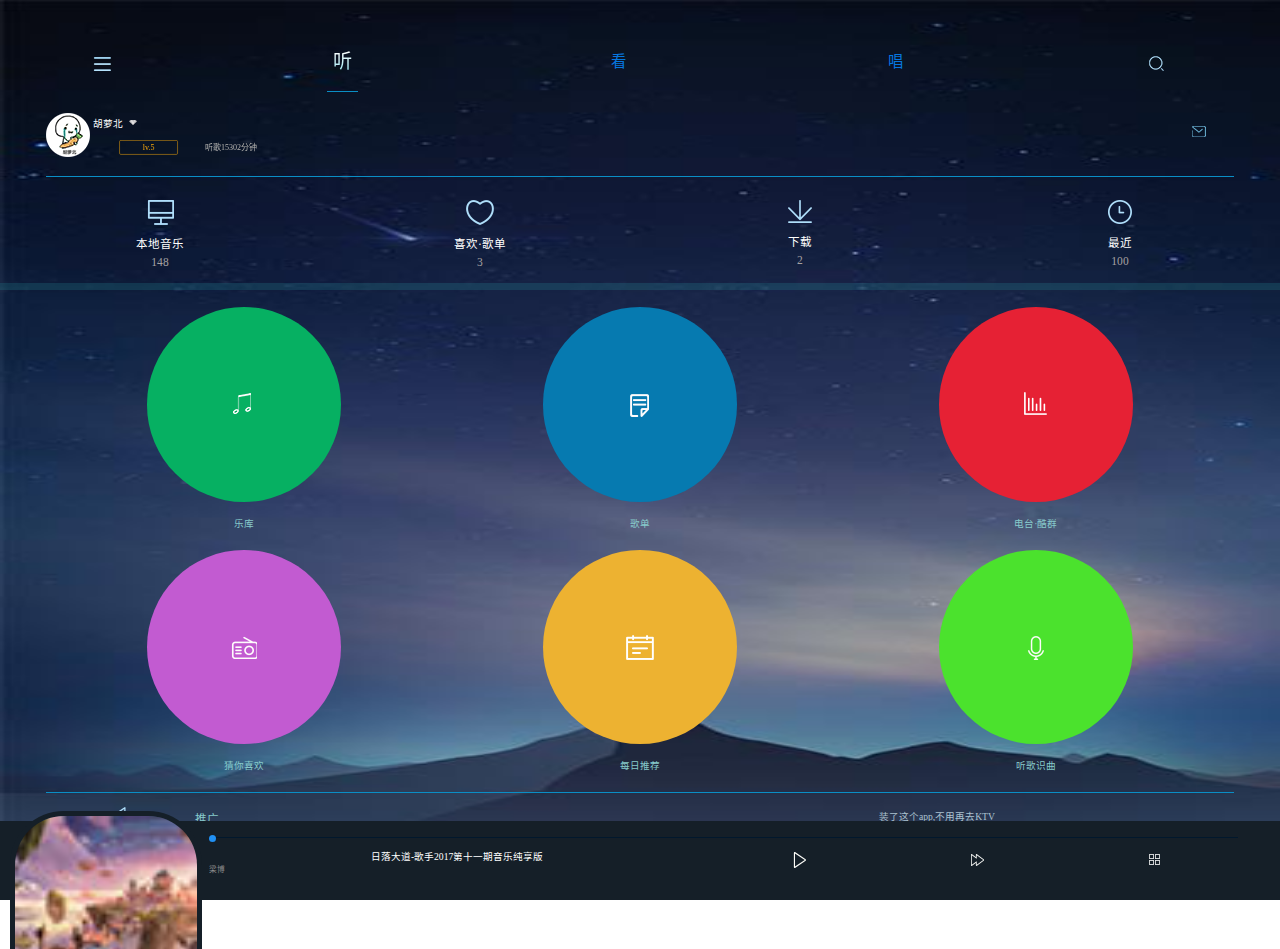
<file: index.html>
<!doctype html>
<html lang="zh-cn">
<head>
	<!-- 页面中文字的编码方式 -->
	<meta charset="UTF-8" />
	<!-- 定义视口 -->
	<meta name="viewport" content="width=device-width,initial-scale=1.0">
	<!-- 链接外部的样式文件 -->
	<link rel="stylesheet" href="css/index.css"/>
	<title></title>
</head>
<body>
	<!-- horizontal rule:水平分割线 -->
	<!-- F1：顶不得导航菜单栏 -->
	<div class="f1">
		<div class="row">
			<div class="col left">
				<img src="img/hamburger.png">
			</div>
			<div class="col center active">
				<span>听</span>
			</div>
			<div class="col center ">
				<span>看</span>
			</div>
			<div class="col center ">
				<span>唱</span>
			</div>
			<div class="col right">
				<img src="img/search.png">
			</div>
		</div>
	</div>
	<!-- F2：用户信息栏 -->
	<div class="f2">
		<div class="row">
			<div class="avatar-email jz"><img src="img/avatar.png"></div>
			<div class="vip-name">
				<!-- 用户名听歌时间同占第二列，需要另外一个class名 -->
				<div class="cow">
					<div class="row">
						<div class="nv">胡萝北</div>
						<div class="nv jz"><img src="img/vip.png"></div>
					</div>
					<div>
					</div>
					<div class="row">
						<div class="lv">lv.5</div>
						<div class="listen-time">听歌15302分钟</div>
					</div>
				</div>
			</div>
			<div class="avatar-email em"><img src="img/email.png"></div>
		</div>
	</div>
	<!-- F3:功能菜单 -->

	<div class="f3" >
		<div class="row">
			<div class="col">
				<img src="img/pc.png">
				<div class="menu-name name">本地音乐</div>
				<div class="songcount number">148</div>
			</div>
			<div class="col">
				<img src="img/heart.png">
				<div class="enjoy-list name">喜欢·歌单</div>
				<div class="enjoy-count number">3</div>
			</div>
			<div class="col">
				<img src="img/dwonload.png">
				<div class="download-list name">下载</div>
				<div class="download-count number">2</div>
			</div>
			<div class="col">
				<img src="img/clock.png">
				<div class="recent name">最近</div>
				<div class="recent-list number">100</div>
			</div>
		</div>
	</div>
	<!-- F4：六宫格 -->
	<div class="f4">
		<!-- 一行六列 -->
			<div class="row">
				<div class="col">
					<div class="circle lib"><img src="img/lib.png"></div>
					<div class="circle-name">乐库</div>
				</div>
				<div class="col">
					<div class="circle list"><img src="img/list.png"></div>
					<div class="circle-name">歌单</div>
				</div>
				<div class="col">
					<div class="circle chart"><img src="img/chart.png"></div>
					<div class="circle-name">电台·酷群</div>
				</div>
				<div class="col">
					<div class="circle like"><img src="img/radio.png"></div>
					<div class="circle-name">猜你喜欢</div>
				</div>
				<div class="col">
					<div class="circle calender"><img src="img/calendar.png"></div>
					<div class="circle-name">每日推荐</div>
				</div>
				<div class="col">
					<div class="circle speech"><img src="img/speech.png"></div>
					<div class="circle-name">听歌识曲</div>
				</div>
			</div> 
	</div> 
	<!-- F5：系统消息栏 -->
	<div class="f5"> 
		<div class="row">
			<div class="sound"><img src="img/sound.png"></div>
			<div class="popular">推广</div>
			<div class="comfortable h-z">装了这个app,不用再去KTV</div>
		</div>
	</div>
	<!-- f5-5放在Body的最后面， -->
	<div class="f5-5"></div>
	<!-- F6：播放控制栏 -->
	<div class="f6">
		<div class="row">
			<!-- 图像和其他功能按钮（包括进度条） -->
			<div class="disc"><img id="disc" src="img/small/1.jpg"></div>
			<div class="function cow">
				<!-- 进度条显示 -->
				<div id="progressBar" class="progress-bar">
					<div id="progressValue" class="progress"></div>
					<div id="progressControl" class="control"></div>
				</div>
				<!-- 下方的曲名和歌手 -->
				<div class="row">
					<div class="cow">
						<div class="s-name ">日落大道-歌手2017第十一期音乐纯享版</div>
						<div class="ser-name">梁博</div>
					</div>
					<div class="menu">
						<img id="btnPlay" src="img/play.png">
						<!-- <img id="pause" src="img/pause.png"> -->
					</div>
					<div class="menu"><img id="btnNext" src="img/next.png"></div>
					<div class="menu"><img id="btnMenu" src="img/menu.png"></div>
				</div>
			</div>
		</div>
	</div>
	<!-- f7:看不见的音频播放元素 -->
	<audio id="bgm" src="audio/1.mp3"></audio>
	<script src="js/mui.js"></script>
	<script src="js/index.js"></script>
	<script>  
	    var scroll = document.getElementById('progressBar');
	    var bar = document.getElementById('progressControl');
	    var mask = document.getElementById('progressValue');
	    var barleft = 0;
	    bar.onmousedown = function(event){
	      var event = event || window.event;
	      var leftVal = event.clientX - this.offsetLeft;
	      var that = this;
	       // 拖动一定写到 down 里面才可以
	      document.onmousemove = function(event){
	        var event = event || window.event;
	        barleft = event.clientX - leftVal;     
	        if(barleft < 0)
	          barleft = 0;
	        else if(barleft > scroll.offsetWidth - bar.offsetWidth)
	          barleft = scroll.offsetWidth - bar.offsetWidth;
	        mask.style.width = barleft +'px' ;
	        that.style.left = barleft + "px";
	        //防止选择内容--当拖动鼠标过快时候，弹起鼠标，bar也会移动，修复bug
	        window.getSelection ? window.getSelection().removeAllRanges() : document.selection.empty();
	      }
	    }
	    document.onmouseup = function(){
	      document.onmousemove = null; //弹起鼠标不做任何操作
	    }
	  </script>
</body>
</html>
</file>
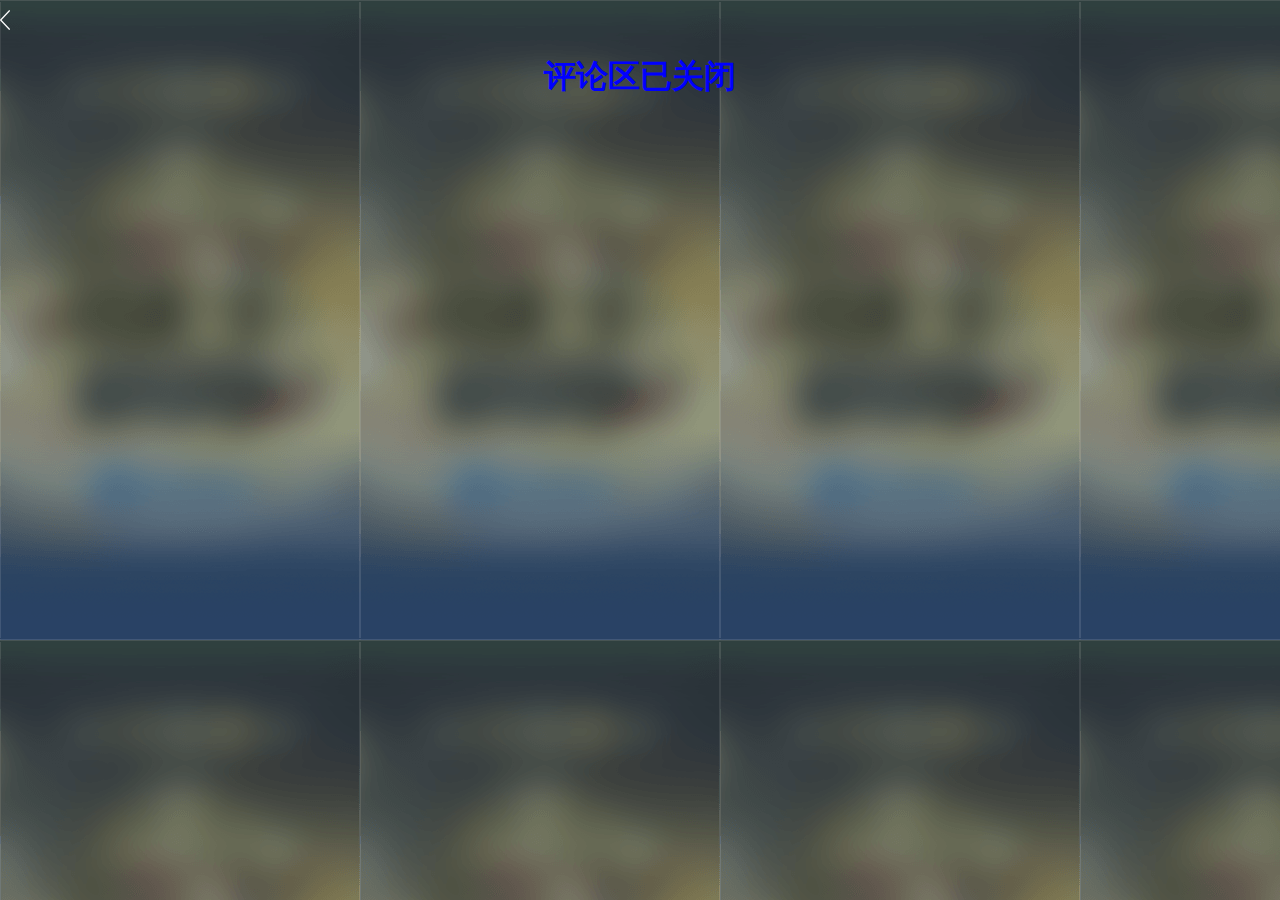
<file: dis.html>
<!DOCTYPE html>
<html lang="zh">
<head>
	<meta charset="UTF-8">
	<meta name="viewport" content="width=device-width, initial-scale=1.0">
	<style>
		html{
			height: 100%;
		}
		body{
			height: 100%;
			margin: 0;
			background-image: url(./img/bg3.png);
		}
		h1{
			text-align: center;
			color: blue;
		}
		#back{
			padding-top:10px;
		}
	</style>
</head>
<body>
	<img id="back" src="img/left.png" alt="返回">
	<h1>评论区已关闭</h1>
	<script src="js/mui.js"></script>
	<script>
		back.onclick=function(){
			location.href="play.html";
		}
	</script>
	
</body>
</html>
</file>
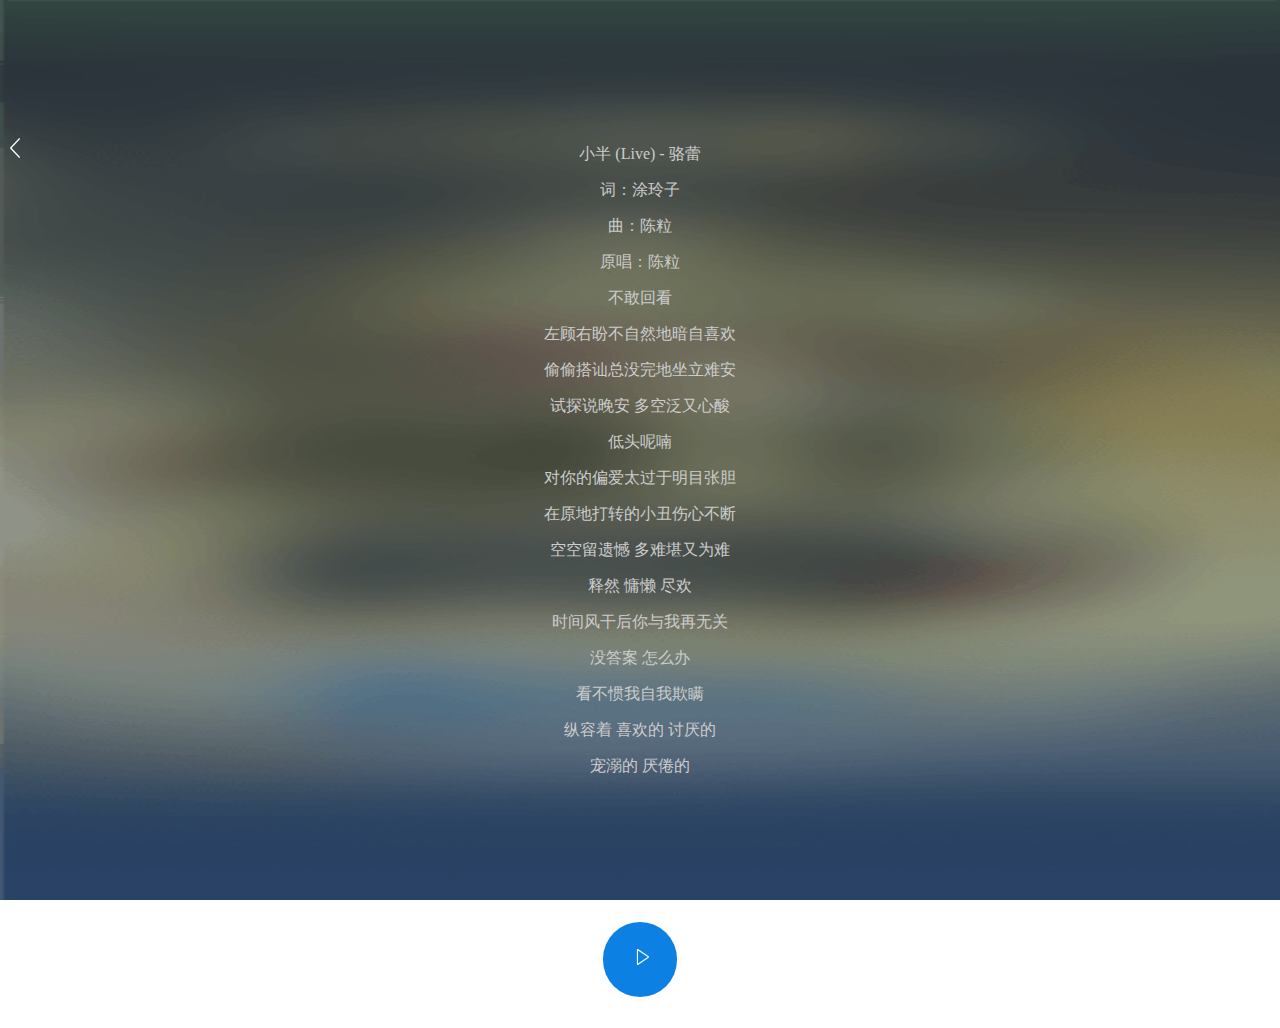
<file: geci.html>
<!DOCTYPE html>
<html lang="zh">
<head>
	<meta charset="UTF-8">
	<meta name="viewport" content="width=device-width, initial-scale=1.0">
	<!-- <meta http-equiv="X-UA-Compatible" content="ie=edge"> -->
	<link rel="stylesheet" href="css/geci.css">
</head>
<body>
	<div class="back">
		<img id="moveBack" src="img/left.png">
	</div>
	<div class="lrc">
		<div class="content"></div>
	</div>
	<div>
		<audio id="bgm" src="audio/2.mp3" >
			当前浏览器不支持audio
		</audio>
	</div>
	<div class="col">
		<!-- 播放 -->
		<div class="play">
			<img id="playing" class="play-ing" src="img/play.png">
		</div>
	</div>
	<textarea id="lrc">
		[00:00.000]小半 (Live) - 骆蕾
		[00:02.428]词：涂玲子
		[00:03.228]曲：陈粒
		[00:03.876]原唱：陈粒
		[00:04.718]不敢回看
		[00:05.679]左顾右盼不自然地暗自喜欢
		[00:06.010]偷偷搭讪总没完地坐立难安
		[00:07.467]试探说晚安 多空泛又心酸
		[00:08.898]低头呢喃
		[00:09.020]对你的偏爱太过于明目张胆
		[00:10.416]在原地打转的小丑伤心不断
		[00:11.865]空空留遗憾 多难堪又为难
		[00:12.964]释然 慵懒 尽欢
		[00:13.360]时间风干后你与我再无关
		[00:14.717]没答案 怎么办
		[00:15.098]看不惯我自我欺瞒
		[00:16.537]纵容着 喜欢的 讨厌的
		[00:17.028]宠溺的 厌倦的
		[00:18.238]一个个慢慢黯淡
		[01:19.433]纵容着 任性的 随意的
		[01:14.730]放肆的 轻易的
		[01:16.974]将所有欢脱倾翻
		[01:20.167]不应该 太心软 不大胆
		[01:23.524]太死板 不果断
		[01:25.654]玩弄着肆无忌惮


	</textarea>
	<script src="js/mui.js"></script>
	<script type="text/javascript">
		var bgm=document.getElementById("bgm");
		
		var con = document.getElementsByClassName("content")[0];
		var txt=document.getElementById("lrc");
		var lrc=txt.value;//获取文本域的值
		var lrcArr=lrc.split("[");
		
		var html="";//定义一个空变量来保存文本
		for(var i=0;i<lrcArr.length; i++)
		{
			var arr = lrcArr[i].split(']')
			// 此时，lrcArr[0]是时间，lrcArr[1]是歌词
			var allTime=arr[0].split(".");//通过切割点去掉毫秒,保存分钟和秒钟
			var time = allTime[0].split(":");
			var timer = time[0]*60 + time[1]*1;
			//讲时间转化为秒钟，time[1]要乘1
			// console.log(timer);
			var text = arr[1];//文本
			if(text){
				// 用一个p标签来保存每一条歌词
				html +="<p id="+timer+">"+text+"<p>";
			}
			// console.log(arr[1]);
			con.innerHTML = html;//叭html文本添加到歌词盒子
		}
		var oP = con.getElementsByTagName("p");
		var num = 0;
		bgm.addEventListener("timeupdate",function(){
			// 获取当前播放时间
			var curTime =parseInt(this.currentTime);
			 // console.log(curTime);//检查大法
			if(document.getElementById(curTime)){
				// 讲当前时间与p标签的id名进行对比，若相同就使其变色
				for(var i=0;i<oP.length;i++)
				{
					oP[i].style.color="#fff";
				}
				document.getElementById(curTime).style.color="rgb(240,248,100)";
				 if (oP[num].id == curTime)
				// //判断成功则num+1.故同样的值只会生效一次
				 {
					con.style.top = -20*num + "px";
					num++;
				}
				
			}
		});
		
		playing.onclick = function(){
			if(bgm.paused){//如果在暂停状态
				bgm.play()
				playing.src='img/pause.png'
			}
			else{
				bgm.pause()//如果在播放状态
				playing.src='img/play.png'
			}
		}
		//歌曲播放完暂停
		bgm.onended = function(){
			playing.src='img/play.png'
		}
		// 返回上一步
		moveBack.onclick =function(){
			location.href='play.html'
		}
	</script>
</body>
</html>
</file>
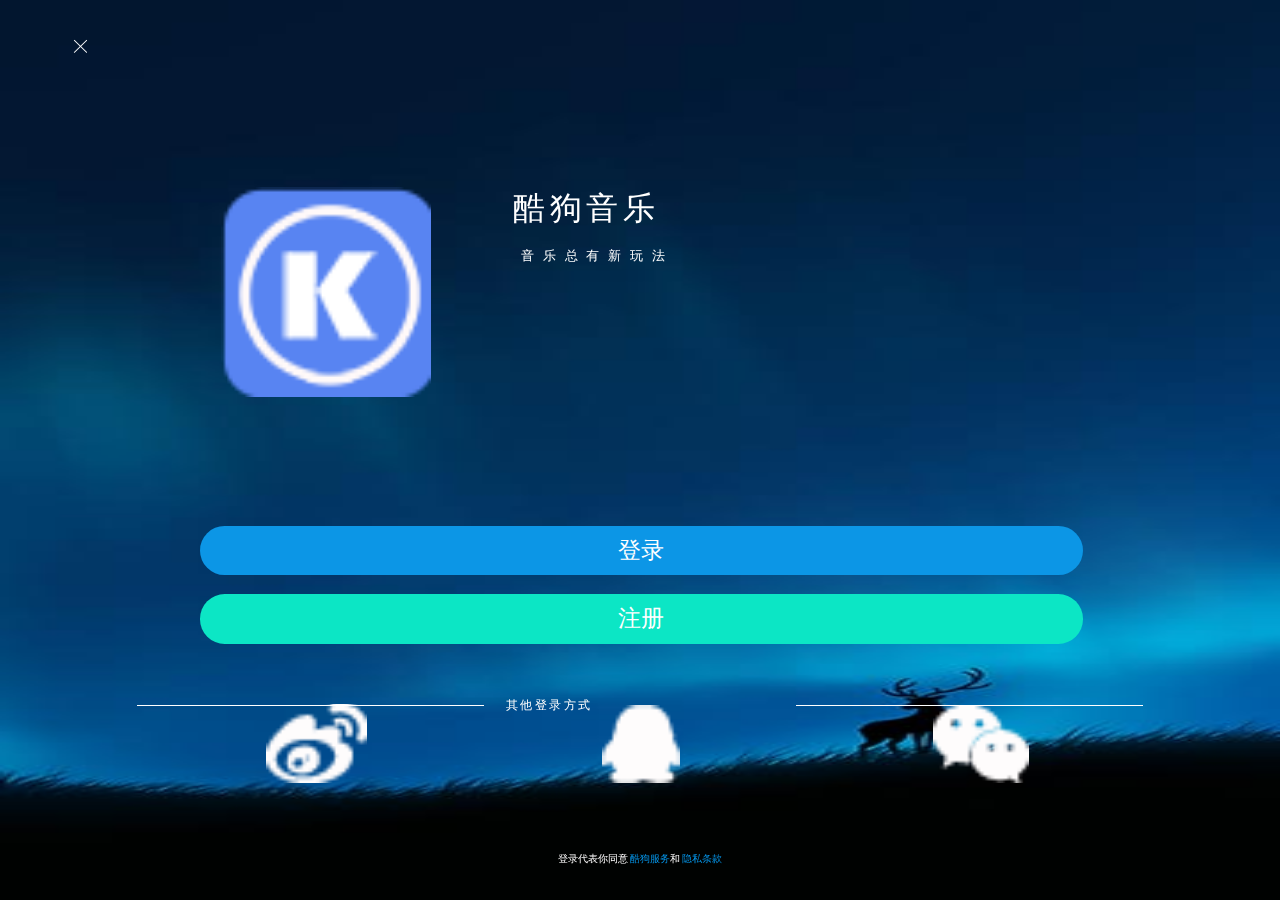
<file: login.html>
<!DOCTYPE html>
<html>
	<head lang="zh-cn">
		<meta charset="UTF-8">
		<meta name="viewport" content="width=device-width,
initial-scale=1.0">
		<link rel="stylesheet" href="css/login.css"/>
	</head>
	<body>
		<span class="title">酷狗音乐</span><br />
		<span class="slogan">音乐总有新玩法</span>	
		<img id="close" class="close" src="img/close.png">
		<img class="K" src="./img/logo.png">
		<img class="weibo" id="weibo" src="img/weibo.png"/>
		<img class="QQ" id="QQ" src="img/qq.png">
		<img class="weixin" id="weixin" src="img/weixin.png">
		<button class="login" id="login">登录</button>
		<button class="register" id="register">注册</button>
		<div class="separator left"></div>
		<div class="separator right"></div>
		<span class="other">其他登录方式</span>
		<div class="agreement">
			登录代表你同意
			<a href="server.html"><span class="txt">酷狗服务</span></a>和
			<a href="privacy.html"><span class="txt">隐私条款</span></a>
		</div>
		<script src="js/mui.js"></script>
		<script src="./js/login.js"></script>
	</body>
</html>
</file>
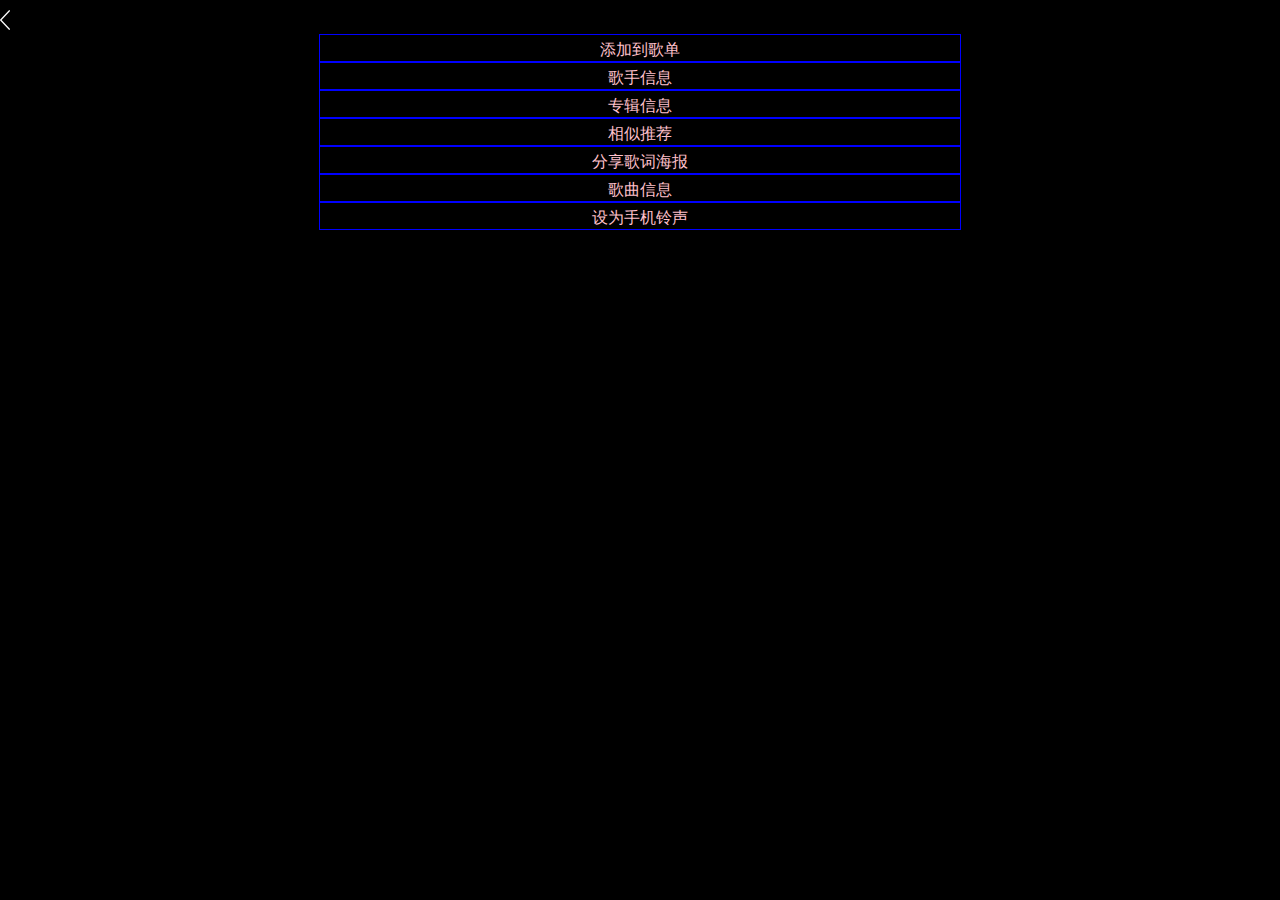
<file: more.html>
<!DOCTYPE html>
<html lang="zh">
<head>
	<meta charset="UTF-8">
	<meta name="viewport" content="width=device-width, initial-scale=1.0">
	<style>
		html{
			height: 100%;
		}
		
		body{
			height: 100%;
			background-color: black;
			margin: 0;
		}
		
		.txt{
			margin-left: auto;
			margin-right: auto;
			text-align: center;
			padding-top: 5px;
			color: pink;
			font-size: 1rem;
			border: 1px solid #00f;
			width: 50%;
		}
			
		.back{
			padding-top: 10px;
		}
	</style>
</head>
<body>
	<div>
		<div class="back">
			<img id="back" src="img/left.png" alt="返回">
		</div>
		<div class="txt add">
			<span id="add">添加到歌单</span>
		</div>
		<div class="txt singer">
			<span>歌手信息</span>
		</div>
		<div class="txt zhuanji">
			<span>专辑信息</span>
		</div>
		<div class="txt smilar">
			<span>相似推荐</span>
		</div>
		<div class="txt share">
			<span>分享歌词海报</span>
		</div>
		<div class="txt song-inf">
			<span>歌曲信息</span>
		</div>
		<div class="txt set">
			<span>设为手机铃声</span>
		</div>
	</div>
	<script src="js/mui.js"></script>
	<script>
		back.onclick=function(){
			location.href="play.html";
		}
	</script>
	
</body>
</html>
</file>
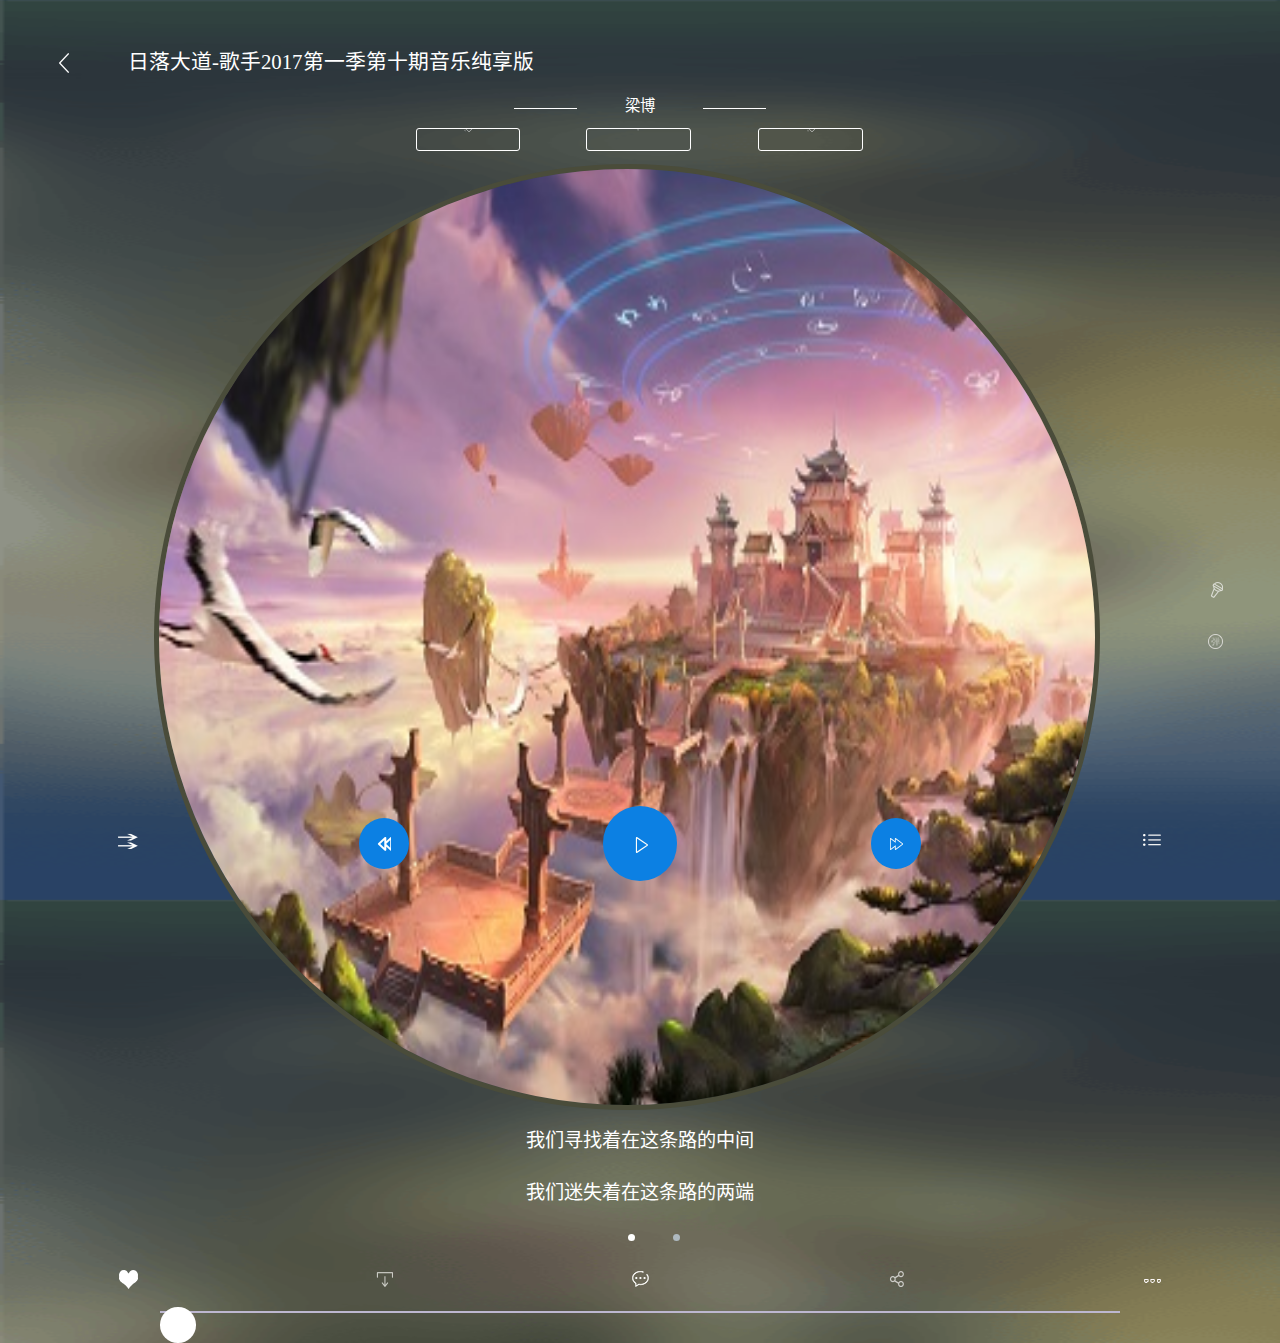
<file: play.html>
<!DOCTYPE html>
<html lang="zh-cn">
<head>
	<meta charset="UTF-8">
	<meta name="viewport" content="width=device-width, initial-scale=1.0">
	<link rel="stylesheet" href="css/play.css">
</head>
<body>
	
	<!-- F1: 歌曲信息栏 -->
	<div class="f1">
		<div class="row">
			<div id="fanhui" class="col-1">
				<img src="img/left.png" >
			</div>
			<div class="col-2">
				日落大道-歌手2017第一季第十期音乐纯享版
			</div>
		</div>
		<div class="separator left"></div>
		<div class="separator right"></div>
		<div class="name">梁博</div>
		<div class="row2">
			<div class="col-3">
				标准<img src="img/down.png" >
			</div>
			<div class="col-4">音效</div>
			<div class="col-5">
				封面<img src="img/down.png" >
			</div>
		</div>
	</div>
	
	<!-- f2 -->
	<div class="f2">
		<div class="dazhuanpan"><img id="daZhuanPa" src="./img/big/1.jpg"></div>
		 <div id="jianBian" class="jianBian">
			<div class="geci">我们寻找着在这条路的中间</div>
			<div class="geci">我们迷失着在这条路的两端</div>
		</div>
		<div class="guding">
			<div class="micro"><img src="img/micro.png"></div>
			<div class="danm"><img src="img/danmu.png"></div>
		</div>
	</div>
	<div class="change">
		<div class="row">
		<div id="dianf" class="change-pointf" onclick="myFunctionf"></div>
		<div id="dians" class="change-points" onclick="myFunctions"></div>
		</div>
	</div> 
	<!-- f3 -->
	<div class="f3">
		<div class="row">
			<div class="col">
				<div class="fav">
					<img id="fav" src="img/xin2.png" alt="收藏">
					<span id="txt"></span>
				</div>
			</div>
			<div class="col">
				<div class="download">
					<a id="aa" href="" download>
						<img id="download" src="img/download2.png" alt="下载">	
					</a>	
				</div>
			</div>
			<div class="col">
				<div class="dis">
					<img id="dis" src="img/dis.png" alt="评论">
				</div>
			</div>
			<div class="col">
				<div class="share">
					<img id="share" src="img/share.png" alt="分享">
				</div>
			</div>
			<div class="col">
			<!-- 	<div class="row">
					<div class="more"></div>
					<div class="more"></div>
					<div class="more"></div>
				</div> -->
				<div class="more">
					<img id="more" src="img/more.png" alt="更多">
				</div>
			</div>
		</div>
		<!-- 进度条 -->
		<div class="row">
			<div class="time-col">
				<span id="start" class="time start"></span>
			</div>
			<div class="process-col">
				<div id="processBar" class="process-bar">
					<div class="process" id="process"></div>
					<div class="control" id="control"></div>
				</div>
			</div>
			<div class="time-col">
				<span id="end" class="time end"></span>
			</div>
		</div>
	</div>
	
	<!-- F4 -->
	<div class="f4">
		<div class="row">
			<div class="col col1">
				<!-- 顺序播放 -->
				<div class="left">
					<img id="sX" class="sx" src="img/next2.png">
				</div>
				
			</div>
			<div class="col col2">
				<div class="l">
				<!-- 上一首 -->
				<img id="btnSys" src="img/Backward.png">
				</div>
			</div>
			<div class="col col3">
				<!-- 播放 -->
				<div class="cen">
					<img id="btnBofang" class="bf" src="img/play.png">
				</div>
			</div>
			<div class="col col4">
				<!-- 下一首 -->
				<div class="r">
					<img id="btnXys" src="img/next.png">
				</div>
				
			</div>
			<div class="col col5">
				<!-- 列表 -->
				<div class="right">
					<img id="btnCd" class="cd" src="img/list2.png">
				</div>	
			</div>
		</div>
	</div>
	<!-- 看不见的音频播放元素 -->
	<audio id="bgm" src="audio/2.mp3" >
		当前浏览器不支持audio
	</audio>
	<script src="js/mui.js"></script>
	<script src="js/play.js"></script>
	
</body>
</html>
</file>
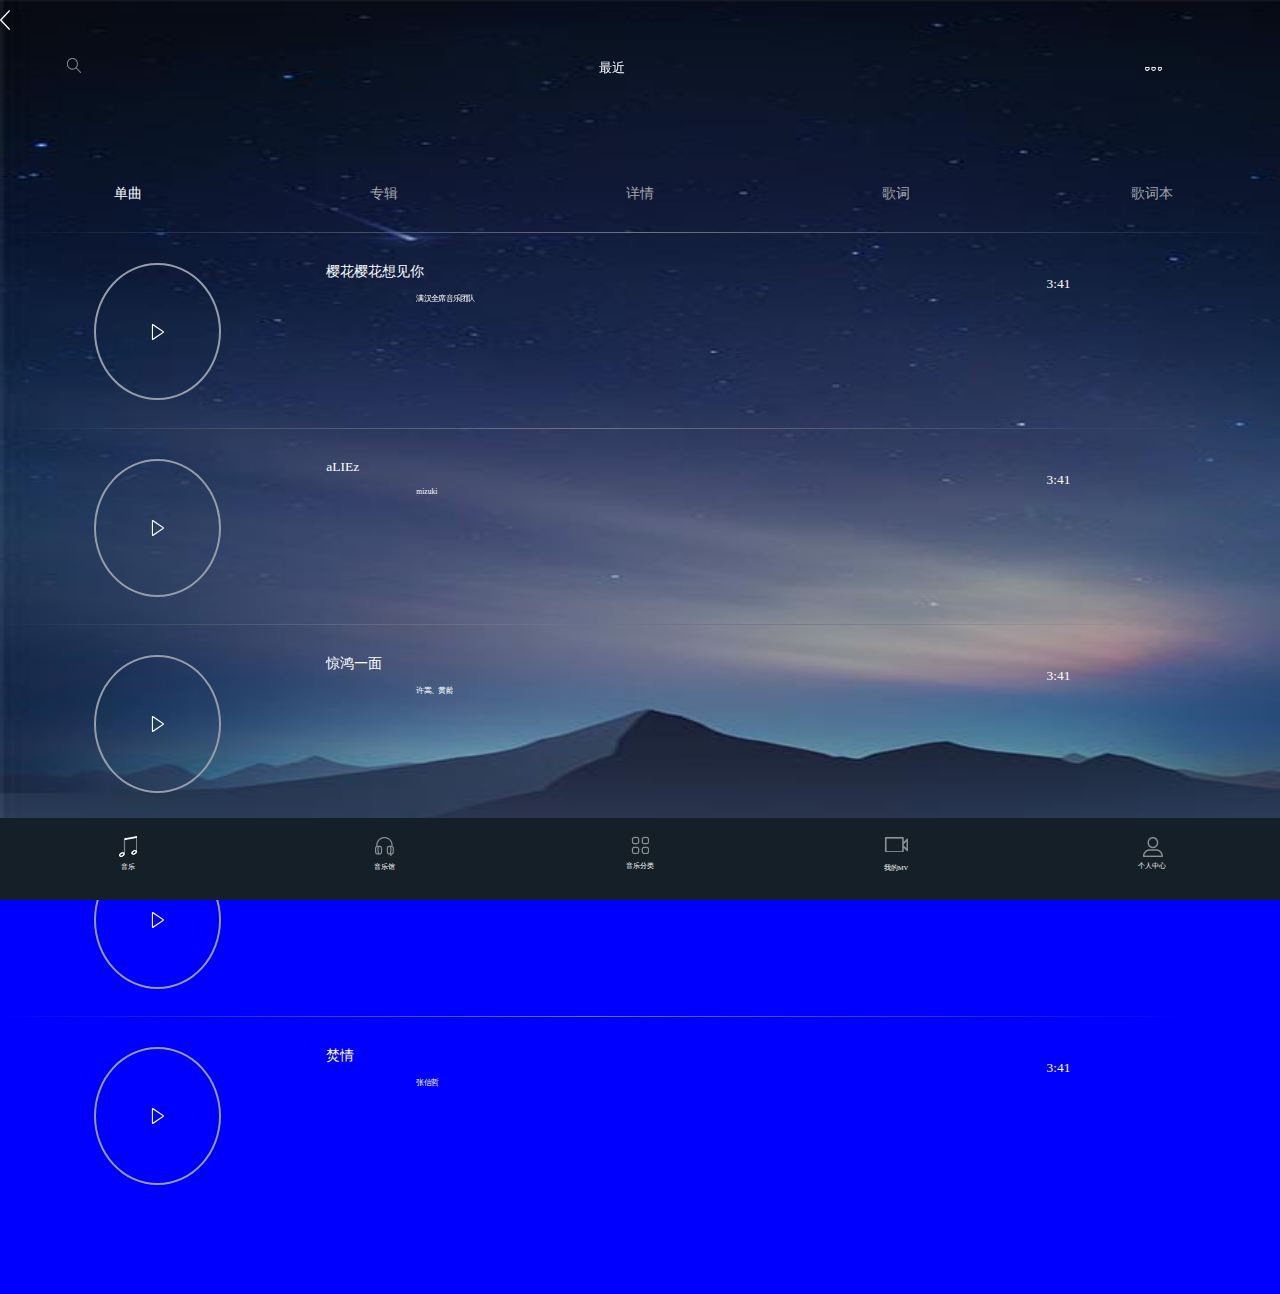
<file: playlist.html>
<!DOCTYPE html>
<html lang="zh">
<head>
	<meta charset="UTF-8">
	<meta name="viewport" content="width=device-width, initial-scale=1.0">
	<link rel="stylesheet" href="css/playlist.css">
	<title></title>
</head>
<body>
	<img id="back" src="img/left.png" alt="返回">
	<!-- f1 -->
	<div class="F1">
		<div class="row">
			<div class="col">
				<img src="img/search2.png" class="playlistsearch">
			</div>
			<div class="col">
				<span>最近</span>
			</div>
			<div class="col">
				<img src="img/more.png" class="playlistmore">
			</div>
		</div>
	</div>
	<!-- f2 -->
	<div class="F2">
		<div class="row">
			<div  class="col"><span class="wenzi active" id="danqu">单曲</span></div>
			<div  class="col"><span class="wenzi" id="zhuanji">专辑</span></div>
			<div class="col"><span id="xiangqing" class="wenzi">详情</span></div>
			<div class="col"><span id="geci" class="wenzi">歌词</span></div>
			<div class="col"><span id="geciben" class="wenzi">歌词本</span></div>
		</div>
	</div>
	<!-- 下划线f3 -->
	<div class="F3">
		<div class="row">
			<div class="xiahuaxian1"></div>
			<div class="xiahuaxian2"></div>
		</div>
	</div>
	<!-- 在这里加加加加加加加加加加加加加加加加加加加加加加加加加加加加内容 -->
	<!-- f4 top -->
	<div class="top">
		<div class="row">
			<div class="col play">
				<img class="btnPlay" src="img/play.png">
			</div>
			<div class="col">
				<div class="song-name">
					樱花樱花想见你
				</div>
				<div class="band">
					满汉全席音乐团队
				</div>
			</div>
			<div class="col">
				<div class="time_dur">3:41</div>
				<div>
					<img class="time_img"  src="img/playing.gif" >
				</div>
			</div>
		</div>
	</div>
	<!-- f4 -->
	<div class="top f4">
		<div class="row">
			<div class="col play">
				<img class="btnPlay" src="img/play.png" >
			</div>
			<div class="col">
				<div class="song-name">
					aLIEz
				</div>
				<div class="band">
					mizuki
				</div>
			</div>
			<div class="col">
				<div class="time_dur">3:41</div>
				<div>
					<img class="time_img"  src="img/playing.gif" >
				</div>
			</div>
		</div>
	</div>
	<!-- f4 2-->
	<div class="top f4">
		<div class="row">
			<div class="col play">
				<img class='btnPlay' src="img/play.png" alt="">
			</div>
			<div class="col">
				<div class="song-name">
					惊鸿一面
				</div>
				<div class="band">
					许嵩、黄龄
				</div>
			</div>
			<div class="col">
				<div class="time_dur">3:41</div>
				<div>
					<img class="time_img"  src="img/playing.gif" >
				</div>
			</div>
		</div>
	</div>
	<!-- f4 3-->
	<div class="top f4">
		<div class="row">
			<div class="col play">
				<img class='btnPlay' src="img/play.png" alt="">
			</div>
			<div class="col">
				<div class="song-name">
					大鱼
				</div>
				<div class="band">
					周深
				</div>
			</div>
			<div class="col">
				<div class="time_dur">3:41</div>
				<div>
					<img class="time_img"  src="img/playing.gif" >
				</div>
			</div>
		</div>
	</div>
	<!-- f4 4-->
	<div class="top f4">
		<div class="row">
			<div class="col play">
				<img class='btnPlay' src="img/play.png"> 
			</div>
			<div class="col">
				<div class="song-name">
					焚情
				</div>
				<div class="band">
					张信哲
				</div>
			</div>
			<div class="col">
				<div class="time_dur">3:41</div>
				<div>
					<img class="time_img"  src="img/playing.gif" >
				</div>
			</div>
		</div>
	</div>
	<!-- 空白元素用于填充最后一层 -->
	<div class="kongbai"></div>
	<!-- 最下面的一栏 -->
	<div class="Fn">
		<div class="row">
			<div class="col">
				<div class="tubiao1">
					<img src="img/lib.png" >
				</div>
				<div class="tubiaoyu1">
					音乐
				</div>
			</div>
			<div class="col">
				<div class="tubiao2">
					<img src="img/headset.png" >
				</div>
				<div class="tubiaoyu2">
					音乐馆
				</div>
			</div>
			<div class="col">
				<div class="tubiao3">
					<img src="img/menu2.png" >
				</div>
				<div class="tubiaoyu3">
					音乐分类
				</div>
			</div>
			<div class="col">
				<div class="tubiao4">
					<img src="img/mv.png" >
				</div>
				<div class="tubiaoyu4">
					我的MV
				</div>
			</div>
			<div class="col">
				<div class="tubiao5">
					<img src="img/profile.png" >
				</div>
				<div class="tubiaoyu5">
					个人中心
				</div>
			</div>
		</div>
	</div>
	<audio src="audio/1.mp3" id="bgm"></audio>
	<script src="js/mui.js"></script>
	<script src="js/playlist.js"></script>
	
</body>
</html>
</file>
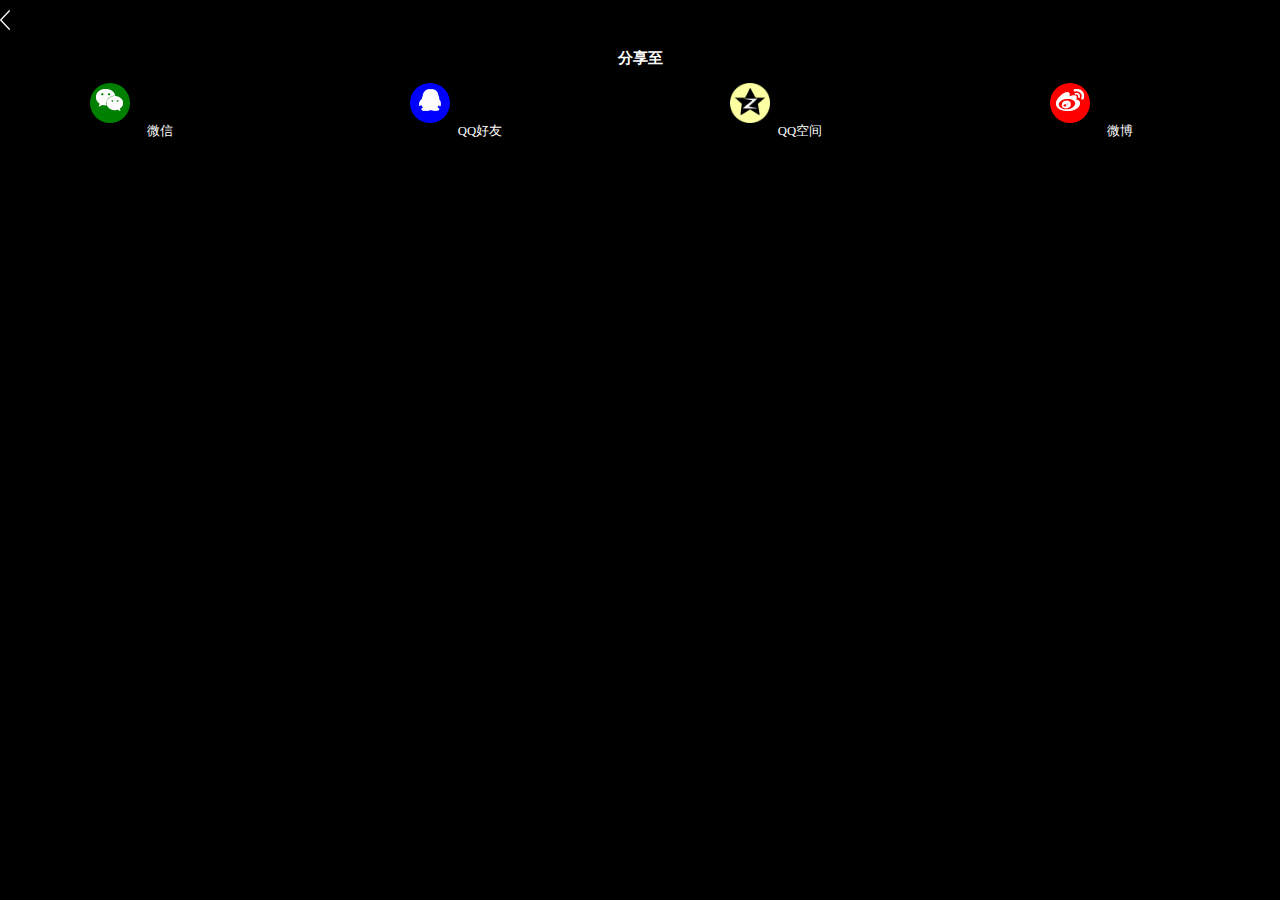
<file: share.html>
<!DOCTYPE html>
<html lang="zh">
<head>
	<meta charset="UTF-8">
	<meta name="viewport" content="width=device-width, initial-scale=1.0">
	<link rel="stylesheet" href="css/share.css">
</head>
<body>
	<div class="back">
		<img id="back" src="img/left.png" alt="返回">
	</div>
	<h3>分享至</h3>
	<div class="row">
		<div class="col">
			<div class="circle weixin">
				<img id="weixin" src="img/weixin.png" alt="微信">
			</div>
			<div class="weinxin-txt">微信</div>
		</div>
		<div class="col">
			<div class="circle QQ">
				<img id="friend" src="img/qq.png" alt="QQ">
			</div>
			<div class="QQ-txt">QQ好友</div>
		</div>
		<div class="col">
			<div id="Qzone" class="circle Qzone">
				<img src="img/Qzone.png" alt="QQ空间">
			</div>
			<div class="Qzone-txt">QQ空间</div>
		</div>
		<div class="col">
			<div class="circle weibo">
				<img id="weibo" src="img/weibo.png" alt="微博">
			</div>	
			<div class="weibo-txt">微博</div>
		</div>
		<script src="js/mui.js"></script>
		<script src="js/share.js"></script>
	</div>
</body>
</html>
</file>
<file: css/index.css>
/* 选中html元素 */
html{
	/* 高度 */
	height: 100%;
	/* height: 97.08%;
	bottom: 0; */
}


/* 选中body元素 */
body{
	/* 背景颜色 */
	background-color: white;
	/* 背景图片-bgi */
	background-image: url(../img/bg2.jpg);
	/* 背景图片大小-bgs*/
	-webkit-background-size: ;
	background-size: 100% 100%;
	/* 背景图的附加方式-bga：滚动/固定 */
	background-attachment: fixed;
	/* 外间距m-清除 */
	margin: 0;
	/* 默认文本字体 */
	font-family:"华文楷体";
	/* 默认文本颜色 */
	color: white;
}
/* 选中body的第一个子元素之前 */
body::before{
	/* 生成第一个子元素 */
	content:"";
	/* x新的第一个子元素显示模式为table */
	display:table;
}	
body::after{
	/* 生成新的最后一个子元素 */
	content:"";
	/* 新的最后一个子元素显示模式为table */
	display:table;
}
img{
	/* 图片与同一行中的文字竖直默认中线对齐 */
	vertical-align: middle;
	/* 竖直方向上的“中央”是 middle ,不是"center"*/
}

/* 弹性布局中的弹性容器 */
.row{
	/* 显示模式-d：弹性容器 */
	display:flex;
	/* 弹性容器允许换行吗：允许 */
	/* flex-wrap:nowrap;默认值 */
	flex-wrap: wrap;/*允许换行*/
	/* text-align: center; */
}
.cow{
	/* 默认显示模式 */
	display: block;
}

/* 选中class="f1"的容器 */
.f1{
	/* 一行文本的高度*/
	line-height: 7.92vh;
	/* 下边框-bb */
	border-bottom: 0 solid rgba(255,255,255,0);
	/* padding: 2.5vh; */
	margin-top: 2.92vh;
	/* height: 10.83vh; */
	text-align: center;
}

.f1 .col.left{
	flex:164;
}
.f1 .col.center{
	flex:222;
	font-family: "幼圆";
	color: #0676df;
	font-size: .96rem;
}
.f1 .col.right{
	flex:198;
}
.f1 .col.center.active span{
	font-size: 1.2rem;
	/* 下边框-bb */
	border-bottom: 1px solid #0a8ec5;
	padding-left: .44vw;
	padding-right: .44vw;
	padding-bottom: 2.1vh;
	/* 渐变色文字步骤1：文字颜色变透明 */
	color: transparent;
	/* 渐变色文字步骤2：添加渐变色背景图片 */
	background-image: linear-gradient( to top,#43d5eb,#fff);
	/* 渐变色文字步骤3：以文字为依据进行背景裁剪 */
	-webkit-background-clip: text;
}
/* F2相关的样式 */
.f2{
	border-bottom: 1px solid #0a8ec5;
	padding-top: 1.61vh;
	padding-bottom: 1.61vh;
	margin-left: 3.61vw;
	/* 右外间距-mr */
 	margin-right: 3.61vw; 
}
.f2 .avatar-email{
	/* flex: 1; */
	text-align: center;
}
.f2 .vip-name{
	flex:3;
}
.f2 .nv{
	font-size: 0.6rem;
	padding: 3px;
}
.f2 .lv{
	color: #f9a80b;
	border-color: #f9a80b;
	font-size: 1rem;
	transform:scale(.5);
	line-height: 2.96vh;
	width: 9vw;
	border: 1.5px solid #f9a80b;
	border-radius: 3px;
	text-align: center;
}
.f2 .listen-time{
	font-size: 1rem;
	transform:scale(.5); 
	color: #b5b4b1;
	text-align: left;
	/* 相对定位 */
	position: relative;
	/* 元素左边到参照物左侧的距离 */
	left: -28px;

}

.f2 .em{
	/* 相对定位 */
	position: relative;
	/* 元素左边到参照物左侧的距离 */
	left: -28px;
	/* 元素上边到参照物顶部的距离 */
	top: 8px;
}
/* F3相关的样式 */
.f3{
	/* 下边框-bb：粗细，样式，颜色 */
	border-bottom: .833vh solid rgba(54,214,216,.15);
	/* height: 15vh; */

}
/* 选中.f3下的所有.col */
.f3 .col{/*有空格代表一个class下另一个class，无空格表示同一个元素具有两个class
	/* 弹性权重/占比-fx */
	flex: 1;
	text-align: center;
	font-size:.72rem ;
	/* 上内边距-pt,此处不宜使用上外边距 */
	padding-top: 2.55vh;
	padding-bottom: 1.61vh;
}
.f3 .name{
	margin-top: 10px;
	margin-bottom: 5px;
}
.f3 .number{
	color: #a5a1a1;
}
/* F4相关的样式 */
.f4{
	/* 下边框 */
	border-bottom: 1px solid #0a8ec5; 
	/* 左外间距-ml */
	margin-left: 3.61vw;
	/* 右外间距-mr */
	margin-right: 3.61vw;
	padding-top: 1.98vh;
}

.f4 .col{
	/* 弹性占比-fx */
	/* flex:1; */
	/* 因为要允许换行，弹性权重占比各为1
	 会无效，需要注释掉*/
	/* 文本居中_tac */
	text-align: center;
	/* 宽度-w */
	width: 33.33%;
}

.f4 .circle{
	/* 宽度-w */
	width: 15.19vw;
	/* 高度-h */
	height: 15.19vw;
	/* 边框圆角半径 */
	border-radius: 50%;
	/* 文字居中，设置一行文字/图片的高度 */
	line-height: 15.19vw;
	/* 控制左右的外间距，实现块级元素的居中 */
	margin-left: auto;
	margin-right: auto;
	margin-bottom: 1.57vh;
	
}

.circle-name{
	/* 字体大小 */
	font-size: .6rem;
	color: #87cbcc;
	padding-bottom: 2.19vh;
}

.lib{
	/* 背景颜色 */
	background-color: #06b062;
}
.lib:active{
	background-color: #048a4b;
}
.list{
	/* 背景颜色 */
	background-color: #067ab0;
}
.list:active{
	background-color: #045f8a;
}
.chart{
	background-color: #e62134;
}
.chart:active{
	background-color: #bf1b2b;
}
.like{
	background-color: #c25bd1;
}
.like:active{
	background-color: #9e4bab;
}
.calender{
	background-color: #edb231;
}
.calender:active{
	background-color: #c7952a;
}
.speech{
	background-color: #4be22d;
}
.speech:active{
	background-color: #3fbd26;
}

/* 选中.f4下面的第一个.col下面的Img */
.f4 .col:nth-child(1) img{
	/* 相对定位 */
	position: relative;
	/* 元素左边到参照物左侧的距离 */
	left: -2px;
	/* 元素上边到参照物顶部的距离 */
	top: -2px;
}
.f4 .col:nth-child(3) img{
	/* 相对定位 */
	position: relative;
	/* 元素上边到参照物顶部的距离 */
	top: -2px;
}

/* F5相关的样式 */	
.f5{
	border-bottom: 1px solid #0a8ec5;
	margin-left: 3.61vw;
	/* 右外间距-mr */
	margin-right: 3.61vw;
}
.f5 .row{
	padding-top: 1.5vh;
	padding-bottom: 1.5vh;
}
.f5 .sound{
	flex:1;
	text-align: center;
}
.f5 .popular{
	flex:3;
	text-align: left;
	font-size: .72rem;
	color: #87cbcc;
	position: relative;
	/* 元素上边到参照物顶部的距离 */
	top: 4px;
}
	
.f5 .comfortable{
	flex: 4;
	text-align: center;
	color: #abc2d0;
	/* 变形：缩小至60% */
	font-size: .6rem;
	position: relative;
	/* 元素上边到参照物顶部的距离 */
	top: 3px;
}

/* F6相关的样式 */
.f5-5{
	/* 高度 */
	height: 12vh;
}
.f6{
	position: fixed;
	left: 0;
	right: 0;
	bottom: 0;
	background-color: #151f28;
	height: 8.75vh;
}
/* 步骤1：创建一个关键帧动画 */
@keyframes xuanZhuan{
	0%{
			transform: rotate(0);
	}
	100%{
		transform: rotate(360deg);
	}
}
/* 步骤2：使用刚刚创建的关键帧动画 */
.f6 .disc img{
	/* 动画：名称 持续时间 速度 循环次数 */
	animation: xuanZhuan 5s linear infinite;
	animation-play-state: paused;
	height: 14.23vw;
	width: 14.23vw;
	border-radius: 6vh; 
	border: 5.5px solid #151F28;
	/* 上外间距：负值，可以往上提元素 */
	margin-top: -10px;
	margin-left: 10px;
}

.f6 .function{
	flex: 1;
	text-align: center;
	padding-top: 1.8vh;
	padding-right: 3.3vw;
	margin-left: 7px;
}
.progress-bar{
	/* 宽度 */
	width: 100%;
	/* 高度 */
	height: 1px;
	/* 背景颜色 */
	background-color: #01182d;
	position: relative;
	margin-bottom: 1.2vh;
}
.progress{
	width: 0%;
	height: 100%;
	background-color: #2190f3;

}
.control{
	/* 宽度 */
	width: 7px;
	/* 高度 */
	height: 7px;
	/* 背景颜色 */
	background-color: #2190f3;
	/* 边框圆角半径 */
	border-radius: 50%;
	/* 定位方式：绝对定位 */
	position: absolute;
	/* 到参照物(父元素)左侧的距离 */
	left: 0%;
	/* 到参照物(父元素)顶部距离 */
	top: -2px;
}

.f6 .s-name{
	font-size: .6rem;
	font-family: "华文楷体";
	width: 38.74vw;
	/* 文字自动变省略号步骤1：不允许文字(在空白处)折行 */
	white-space: nowrap;
	/* 文字自动变省略号步骤2：溢出的文本一律隐藏 */
	overflow: hidden;
	/* 文字自动变省略号步骤3：如果发生了文本溢出，则用省略号代替 */
	text-overflow: ellipsis;
}
.f6 .ser-name{
	font-family: "华文楷体";
	font-size: 1rem;
	transform: scale(.48);
	transform-origin: top left;
	color: #8c8b8b;
	text-align:left;
}

.f6 .menu{
	flex:1;
	text-align: center;
	margin-right: -9px;
	padding-left: 3px;
}
</file>
<file: css/geci.css>
html{
	height: 100%;
}
body{
	height: 100%;
	background-color: #fff;
	margin: 0;
	background-image: url(../img/backgroud.png);
	background-size: 100% 100%;
	font-family: "华文楷体";
	font-size: 1.2rem;
	background-attachment: fixed;
}

.back{
	position: fixed;
	width: 2.87vw;
	height: 4.50vh;
	margin-top: 10px;
	margin-left: 10px;
}

#lrc{
	/* 隐藏文本域 */
	display: none;
}

.lrc{
	
	width:60%;
	height: 74%;
	 /* border: 1px solid red; */
	margin: 10% 20%;
	text-align: center;
	color: #ccc;
	font-size: 1rem;
	line-height: 20px; 
	overflow: hidden;
}
.content{
	position: relative;
	left: 0;
	top: 0px;
}

.play{
	margin-left: auto;
	margin-right: auto;
	background-color: #0c80e3;
	width: 8.28vh;
	height: 8.28vh;
	border-radius: 50%;
	line-height: 8.28vh;
	margin-bottom: 0vh;
}
.play-ing {
	margin-left: 3.7vh;
}
</file>
<file: css/login.css>
html{
	height: 100%;
}

body{
	height: 100%;
	background-image: url(../img/bg1.jpg);
	background-color:pink;
	color:white;
	margin: 0;
	background-size: 100% 100%;
}
	
.title{
	font-family: '幼圆';
	font-size: 2rem;
	color: white;
	-webkit-font-smoothing: auto;
	text-align: left;
	position: fixed;
	top:20.73vh;
	left:40.09vw;
	letter-spacing: 0.28rem;
}
	
.slogan{
	font-family: "华文细黑";
	color: white;
	-webkit-font-smoothing: auto;
	font-size: 0.8rem;
	position: fixed;
	left: 40.7vw;
	top: 27.6vh;
	letter-spacing: 0.55rem;
}

@media screen and (min-width:374px) and (max-width:376px) {	
	.slogan{
		top:26vh;
	}
}
.close{
	position: fixed;
	left: 5.3vw;
	top: 3.8vh;
	padding: 5px;
	border-radius: 5px;
}
/*激活态-伪类选择器  */
.close:active{
	background-color: rgb(255,255,255,0.2);
}

.K{
	width: 16.4vw ;
	position: fixed;
	top:20.8vh;
	left:17.3vw;
}
	
.weibo{
	position: fixed;
	left: 20.8vw;
	bottom: 13vh;
	width: 7.9vw;
}
	
.QQ{
	width: 6.1vw;
	position: fixed;
	left: 47vw;
	bottom: 13vh;
}

.weixin{
	width: 7.5vw;
	position: fixed;
	right: 19.6vw;
	bottom: 13vh;
	
} 
	
.login{
	font-family:STKaiti;
	font-size: 17pt;
	-webkit-font-smoothing: auto;
	position: fixed;
	width: 69vw;
	height: 5.5vh;
	color: white;
	background-color: rgb(12,150,230);
	/* background-color: pink; */
	left: 15.6vw;
	bottom: 36.1vh;
	border-radius: 2.75vh;
	border: none;
	outline: none;
}
	
.login:active{
	background-color: #0974b3
}

.register{
	font-family:STKaiti;
	font-size: 17pt;
	-webkit-font-smoothing: auto;
	position: fixed;
	width: 69vw;
	height: 5.5vh;
	color: white;
	background-color: rgb(12,230,197);
	left: 15.6vw;
	bottom: 28.5vh;
	border-radius: 2.75vh;
	border: none;
	outline: none;
}
	
.register:active{
	background-color: #09b399;
}
	
.separator{
	border-top: 1px solid white;
	position: fixed;
	width: 27.1vw;
	bottom:21.6vh;
}
	
.separator.left{
	left: 10.7vw;
}

.separator.right{
	right: 10.7vw;
}

.other{
	font-family:STKaiti;
	font-size: 0.72rem;
	-webkit-font-smoothing: auto;
	position: fixed;
	left: 39.5vw;
	bottom: 20.8vh;
	letter-spacing: 0.16rem;
}
	
.agreement{
	position: fixed;
	left: 0;
	right: 0;
	bottom: 3.75vh;
	font-family: 华文楷体;
	font-size: 0.6rem;
	text-align: center;
}
	
.agreement a{
	color: #0496ea;
	text-decoration: none;
	target: _blank;
}
</file>
<file: css/play.css>
html{
	/* 高度h：占父元素（即屏幕）高度的100% */
	height: 100%;
}

body{
	/* 高度h占父元素的100%（即html） */
	height: 100%;
	background-color: #fff;
	margin: 0;
	background-image: url(../img/backgroud.png);
	background-size: 100% 100%;
	font-family: "华文楷体";
	color: white;
}
body::after{
	content: '';
	display: table;
}
img{
	vertical-align: middle;
}
.row{
	/* 显示模式-d:弹性容器 */
	display: flex;
}


/* F1相关样式 */
.f1{
	padding-top: 5.00vh;
}
.f1 .col-1{
	flex: 1;
	text-align: center;
	width: 2.87vw;
	height: 4.50vh;
	padding-top: 0.80vh;
}
.f1 .col-2{
	flex: 9;
	width: 85.00vw;
	height: 4.50vh;
	vertical-align: middle;
	white-space: nowrap;
	overflow: hidden;
	text-overflow: ellipsis;
	font-size: 1.3rem;
}
.f1 .col-1:active{
	background-color: rgba(255,255,255,0.3);
	/* 内间距-p */
	/* padding: 3px; */
	/* 边框圆角半径 */
	/* border-radius: 3px; */
}

.separator{
	position: fixed;
	/* 上边框——bt */
	border-top: 1px solid #ffffff;
	/* 宽度 */
	width: 4.91vw;
	/* 下边到屏幕底边的距离 */
	top: 12.00vh;
}
.separator.left{
	left: 40.18vw;
}
.separator.right{
	right: 40.18vw;
}
.name{
	font-size: .96rem;
	text-align: center;
	align-items: center;
}
.row2{
	display: flex;
	padding-top: 1.5vh;
}
.f1 .col-3{
	flex: 2;
	/* 绝对定位 */
	position: absolute;
	left: 32.50vw;
	width: 8.0vw;
	height: 2.34vh;
	text-align: center;
	vertical-align: middle;
	border: white 1px solid;
	border-radius: 3px; 
	font-size: 0.6px;
}
.f1 .col-4{
	flex: 1;
	/* 绝对定位 */
	position: absolute;
	left: 45.80vw;
	width: 8.00vw;
	height: 2.34vh;
	text-align: center;
	vertical-align: middle;
	border: white 1px solid;
	border-radius: 3px;
	font-size: 0.6px;
}
.f1 .col-5{
	flex: 2;
	/* 绝对定位 */
	position: absolute;
	right: 32.59vw;
	width: 8.00vw;
	height: 2.34vh;
	text-align: center;
	vertical-align: middle;
	border: white 1px solid;
	border-radius: 3px;
	font-size: 0.6px;
}

/* f2相关样式 */
@keyframes xuanZhuan{
	0%{
			transform: rotate(0);
	}
	100%{
		transform: rotate(360deg);
	}
} 

.dazhuanpan{
	overflow:hidden
	vertical-align: bottom
}
.f2{
		overflow:hidden 
}
.f2 .dazhuanpan img{
	/* 动画：名称 持续时间 速度 循环次数 */
	animation: xuanZhuan 8s linear infinite;
	width: 73.14vw;
	height: 73.14vw;
	border: 5px solid #4a4c3a;
	border-radius: 50%;
	margin-left: 12.05vw; 
	margin-top: 4vh;
	animation-play-state: paused;

}
.geci{
	font-size: 1.2rem;
	text-align: center;
	margin-top: .92vh;
	line-height: 4.9vh;
	width: 72.67vw;
	margin-left: auto;
	margin-right: auto;
	/* letter-spacing: .04rem; */
} 

.micro{
	position: fixed;
	bottom: 33.53vh;
	right: 4.44vw;
}
.danm{
	position: fixed;
	right: 4.44vw;
	bottom: 27.84vh;
}

.change{
	position: fixed;
	margin-left: 47.59vw;
	/* margin-right: 47.59vw; */
}
.change-pointf{
	width: 7px;
	height: 7px;
	border-radius: 50%;
	background-color: #fff;
	margin: 1.48vw;
	/* text-align: center; */
}
.change-points{
	width: 7px;
	height: 7px;
	border-radius: 50%;
	background-color: #aeb9c0;
	margin: 1.48vw;
	/* text-align: center; */
}

.f3{
	/* border-top:1px  solid blue; */
	height: 8.13vh;
	/* border-bottom: 1px  solid blue; */
	padding-top:6vh;
}
.f3 .col{
	flex:1;
	text-align: center;
	/* line-height: 2.97; */
}
	
/* .f3 .more{
	line-height: 8.13vh;
	margin-top:1.2vh ;
	border:2.7px solid #ccd1d6;
	border-radius: 50%;
	background-color: #ccd1d6;
	margin-left: .83vw;
}
 */
	
.f3 .more{
	position: relative;
	top:1px;
}
/* .f3 .row:nth-child(1){
	border-bottom: 1px solid blue;
}
 */
.f3 .row:nth-child(2){
	padding-top: 2.5vh;
	position: relative;
	/* padding-bottom: 1.9vh; */
	/* height: 5.2vh; */
}

.process-bar{
	width: 75vw;
	height: 2px;
	background-color: #bdb7d0;
	position: relative;
	margin-left: auto;
	margin-right: auto;
}

.process{
	height: 100%;
	width: 0%;
	background-color:  #0c80e3;
}
	
.control{
	width: 2.78vw;
	height:2.78vw;
	border-radius: 50%;
	background-color: #fff;
	position: absolute;
	left:0%;
	top:-4px;
}

.time{
	color: #fff;
	font-size: 0.6rem;
}

.time-col{
	flex:12.6;
	text-align: center;
	position: relative;
	top:-9px;
}
	
.process-col{
	flex: 75;
}


/* f4相关样式 */
.f4{
	position: fixed;
	left: 0;
	right: 0;
	bottom: 0vh;
}
.f4 .col{
	flex: 1;
	text-align: center;
}
.sx{
	margin-top: 3vh;
}
/* 上一首 */
.l{
	/* display: inline-block; */
	margin-left: auto;
	margin-right: auto;
	background-color: #0c80e3;
	width: 5.63vh;
	height: 5.63vh;
	border-radius: 50%;
	line-height: 5.63vh;
	margin-top: 1.3vh;
}
/* 中间按钮 */
.cen{
	margin-left: auto;
	margin-right: auto;
	background-color: #0c80e3;
	width: 8.28vh;
	height: 8.28vh;
	border-radius: 50%;
	line-height: 8.28vh;
	margin-bottom: 2.14vh;
}
.bf{
	position: relative;
	left: 2px;
}
/* 下一首 */
.r{
	margin-left: auto;
	margin-right: auto;
	background-color: #0c80e3;
	width: 5.63vh;
	height: 5.63vh;
	border-radius: 50%;
	line-height: 5.63vh;
	margin-top: 1.3vh;
}
.cd{
	margin-top: 3vh;
}
/* 点击变暗15% */
.l:active{
	background-color: #0969bd;
}
.cen:active{
	background-color: #0969bd;
}
.r:active{
	background-color: #0969bd;
}
.sx:active{
	border: 1px solid #fff;
	padding: 2px;
	border-radius: 20%;
}
.cd:active{
	border: 1px solid #fff;
	padding: 2px;
	border-radius: 20%;
}
</file>
<file: css/playlist.css>
/* 选中html元素 */
html {
	/* 高度 */
	height: 100%;
}
/* 选中body元素 */
body {
	height: 100%;
	/* 背景颜色 */
	background-color: #00f;
	/* 背景图片 */
	background-image: url(../img/bg2.jpg);
	/* 背景图片大小 */
	background-size: 100% 100%;
	/* 去掉外间距 */
	margin: 0;
	/* 指定默认文本字体*/
	font-family: "华文楷体";
	/* 默认文本颜色 */
	color: #fff;
	/* 背景图的附加方式 ps:让背景图不滚动*/
	background-attachment: fixed;
	/* 默认字体大小 */
	font-size: 0.84rem;
}
body:before {
	content: '';
	display: table;
}
.row{
	display: flex;
	text-align: center;
}

#back{
	padding-top:10px;
}
/* f1 */
.F1 .row{
	display: flex;
}
.F1 .col:nth-child(2) {
	position: fixed;
	left: 46.759vw;
	top: 6.51vh;
}
.F1 .playlistsearch {
	position: fixed;
	left: 5.185vw;
	top: 6.302vh;
}
.F1 .playlistmore {
	position: fixed;
	right: 9.167vw;
	top: 7.24vh;
}

/* f2 */
.F2 {
	margin-top: 16.771vh;
}
.F2 .row{
	display: flex;
}
.F2 .col {
	flex:1;
	text-align: center;
}
.F2 .wenzi{
	font-size: 0.8438rem;
	color: #a6a8ad;
}
.F2 .wenzi.active {
	color: #fff;
}
/* 下划线的样式设定 */
.F3 {
	margin-top: 3.229vh;
}
.F3 .row{
	display: flex;
}
.F3 .xiahuaxian1{
	flex:1;
	height: 1px;
	background-image: linear-gradient(to left,#6e7283,transparent);
}
.F3 .xiahuaxian2{
	flex:1;
	height: 1px;
	background-image: linear-gradient(to right,#6e7283,transparent);
}
/* 用于加加++++++++内容 */

.song-name{
	
	font-size: .8438rem;
	text-align: left;
	margin-left: 8.24vw;
	
}

.band{
	position: relative;
	transform: scale(.5626);
	margin-top: 1vh;
	text-align: left;
	margin-left: 8.24vw;
	left: -32px;
}
.top{
	padding-top: 3.29vh;
	margin-right: 7.69vw;
}

.top .row{
	margin-left: 7.31vw;
	padding-bottom: 3.07vh;
	/* border-bottom: 0.15625vh solid transparent ; */

}
.top .col{
	text-align: center;
}

.top .col:nth-child(1) img{
	position: relative;
	vertical-align: middle;
	top: -1.5px;
}

.top .col:nth-child(1){
	flex: 114;
	height: 10.46vw;
	width: 10.46vw;
	border: 2px solid #969da8;
	border-radius: 50%;
	line-height: 10.46vw;
}

.top .col:nth-child(2){
	flex: 615;
}
.top .col:nth-child(3){
	flex: 274;
}

.time_dur{
	position: relative;
	top: 13px;
	left: 25px;
	display: inline-block;
}

.time_img{
	display: none;
	position: relative;
	left: 7vw;
	top: 2.5vh;
}



/* f4 */
.top.f4{
	/* padding-top: 3.29vh; */
	/* margin-right: 7.69vw; */
	border-top: 0.15625vh transparent solid;
	border-image: linear-gradient(to right,transparent,#6f7285,transparent) 1 5;
}


/* 空白元素用于填充最后一层的样式 */
.kongbai {
	width: 100vw;
	height: 9.063vh;
}
/* fn 懒得数第几层了 */
.Fn {
	width: 100vw;
	height: 9.063vh;
	background-color: #151f28;
	position: fixed;
	bottom: 0;
	text-align: center;
	font-size: 0.409rem;
}
.Fn .row{
	display: flex;
}
.Fn .col{
	flex: 1;
}
.Fn .tubiao1 {
	margin-top: 1.979vh;
}
.Fn .tubiaoyu1 {
	margin-top: 0.53vh;
}
.Fn .tubiao2 {
	margin-top: 1.979vh;
}
.Fn .tubiaoyu2 {
	margin-top: 0.6vh;
}
.Fn .tubiao3 {
	margin-top: 1.979vh;
}
.Fn .tubiaoyu3 {
	margin-top: 0.8vh;
}
.Fn .tubiao4 {
	margin-top: 1.979vh;
}
.Fn .tubiaoyu4 {
	margin-top: 1.2vh;
}
.Fn .tubiao5 {
	margin-top: 1.979vh;
}
.Fn .tubiaoyu5 {
	margin-top: 0.4vh;
}
</file>
<file: css/share.css>
html{
	height: 100%;
}
	
body{
	height: 100%;
	width: 100%;
	margin: 0;
	background-color: black;
	color: white;
	font-size: 0.8rem;
	text-align: center;
}
.back{
	text-align: left;
	padding-top: 10px;
}
h3{
	text-align: center;
}

.row{
	display: flex;
}
	
.col{
	flex:1;
}
	
.circle{
	margin-left: 7vw;
	width: 40px;
	height: 40px;
	border-radius: 50%;
	text-align: center;
	line-height: 40px;
}

.circle.weixin{
	background-color: green;
}

.circle.weixin img{
	position: relative;
	top:4px;
}

.Qzone img{
	width:40px;
	height: 40px;
}

.circle.QQ{
	background-color:blue ;
}

.circle.QQ img{
	position: relative;
	top:4px;
}

.circle.weibo{
	background-color: red;
}

.circle.weibo img{
	position: relative;
	top:4px;
}
</file>
